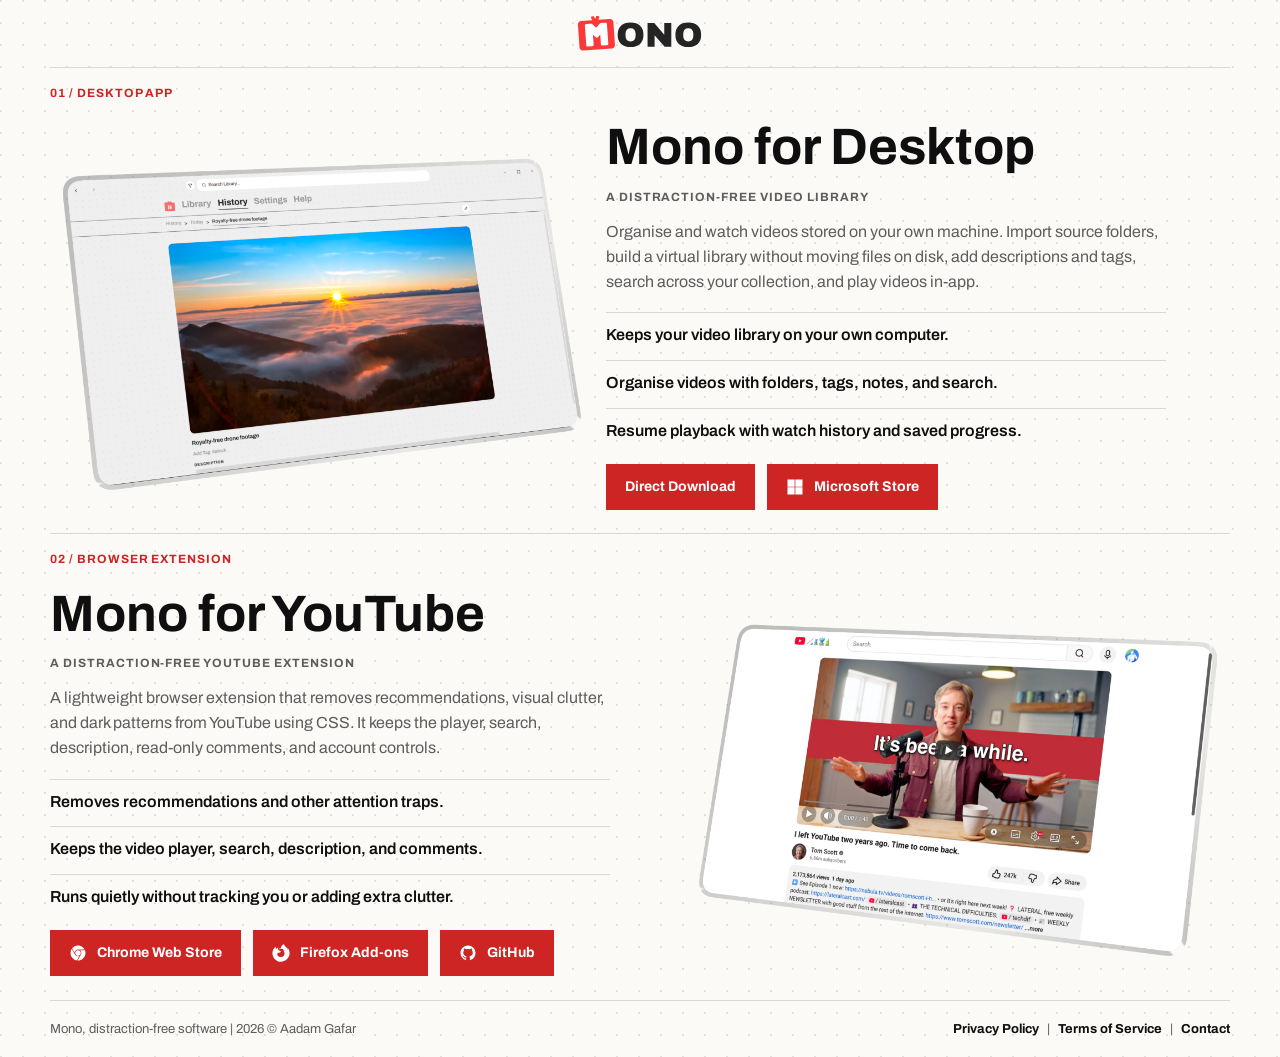
<file: index.html>
<!DOCTYPE html>
<html lang="en">

<head>
  <meta charset="UTF-8">
  <meta name="viewport" content="width=device-width, initial-scale=1.0">
  <meta name="description" content="Mono, distraction-free software">
  <meta property="og:title" content="Mono">
  <meta property="og:description" content="Mono, distraction-free software">
  <meta property="og:type" content="website">
  <meta property="og:url" content="https://monoapp.uk">
  <title>Mono, distraction-free tools</title>
  <link rel="preconnect" href="https://fonts.googleapis.com">
  <link rel="preconnect" href="https://fonts.gstatic.com" crossorigin>
  <link href="https://fonts.googleapis.com/css2?family=Archivo:wght@400;500;600;700&display=swap" rel="stylesheet">
  <link rel="stylesheet" href="style.css">
  <link rel="icon" type="image/svg+xml" href="art/icon.svg">
</head>

<body>
  <header class="site-header" aria-label="Site header">
    <a class="brand" aria-label="Mono home">
      <img src="art/logo_dark_text.svg" alt="Mono" width="124" height="36">
    </a>
  </header>

  <main>
    <section id="desktop" class="product-section" aria-labelledby="desktop-title">
      <div class="section-label">01 / Desktop App</div>
      <div class="product-grid product-grid-visual-first">
        <div class="product-copy">
          <h2 id="desktop-title">Mono for Desktop</h2>
          <p class="eyebrow">A distraction-free video library</p>
          <p>
            Organise and watch videos stored on your own machine. Import source folders, build a virtual library without moving files on disk, add descriptions and tags, search across your collection, and play videos in-app.
          </p>
          <ul class="feature-list">
            <li>Keeps your video library on your own computer.</li>
            <li>Organise videos with folders, tags, notes, and search.</li>
            <li>Resume playback with watch history and saved progress.</li>
          </ul>
          <div class="store-links product-download" aria-label="Desktop download links">
            <a class="download-link" href="files/Mono_1.2.0_x64_en-US.msi">Direct Download</a>
            <a class="download-link" href="https://apps.microsoft.com/detail/9N6D00VZBLR2?hl=en-us&gl=GB&ocid=pdpshare" target="_blank" rel="noreferrer">
              <img class="download-link-icon" src="art/microsoft.svg" alt="" aria-hidden="true" width="18" height="18">
              <span>Microsoft Store</span>
            </a>
          </div>
        </div>
        <figure class="product-visual">
          <img src="art/images/splash1.png" alt="Mono for Desktop showing a clean local video library" width="1600" height="1000" loading="lazy">
        </figure>
      </div>
    </section>

    <section id="youtube" class="product-section" aria-labelledby="youtube-title">
      <div class="section-label">02 / Browser Extension</div>
      <div class="product-grid">
        <div class="product-copy">
          <h2 id="youtube-title">Mono for YouTube</h2>
          <p class="eyebrow">A distraction-free YouTube extension</p>
          <p>
            A lightweight browser extension that removes recommendations, visual clutter, and dark patterns from YouTube using CSS. It keeps the player, search, description, read-only comments, and account controls.
          </p>
          <ul class="feature-list">
            <li>Removes recommendations and other attention traps.</li>
            <li>Keeps the video player, search, description, and comments.</li>
            <li>Runs quietly without tracking you or adding extra clutter.</li>
          </ul>
          <div class="store-links product-download" aria-label="Browser install links">
            <a class="download-link" href="https://chromewebstore.google.com/detail/focus-for-youtube/nppiofogichmlkadpbpkpojpidedifeh" target="_blank" rel="noreferrer">
              <img class="download-link-icon" src="art/chrome.svg" alt="" aria-hidden="true" width="18" height="18">
              <span>Chrome Web Store</span>
            </a>
            <a class="download-link" href="https://addons.mozilla.org/en-US/firefox/addon/mono-extension/" target="_blank" rel="noreferrer">
              <img class="download-link-icon" src="art/firefox.svg" alt="" aria-hidden="true" width="18" height="18">
              <span>Firefox Add-ons</span>
            </a>
            <a class="download-link" href="https://github.com/Aadam-Gafar/Mono-for-YouTube" target="_blank" rel="noreferrer">
              <img class="download-link-icon" src="art/github.svg" alt="" aria-hidden="true" width="18" height="18">
              <span>GitHub</span>
            </a>
          </div>
        </div>
        <figure class="product-visual">
          <img src="art/images/splash2.png" alt="Mono for YouTube extension preview with a simplified YouTube interface" width="1600" height="1000" loading="lazy">
        </figure>
      </div>
    </section>
  </main>

  <footer class="site-footer">
    <p>Mono, distraction-free software | 2026 &copy; Aadam Gafar</p>
    <nav class="footer-links" aria-label="Footer links">
      <a href="privacy.html">Privacy Policy</a>
      <span aria-hidden="true">|</span>
      <a href="terms.html">Terms of Service</a>
      <span aria-hidden="true">|</span>
      <a href="mailto:contact@monoapp.uk">Contact</a>
    </nav>
  </footer>
</body>

</html>
</file>
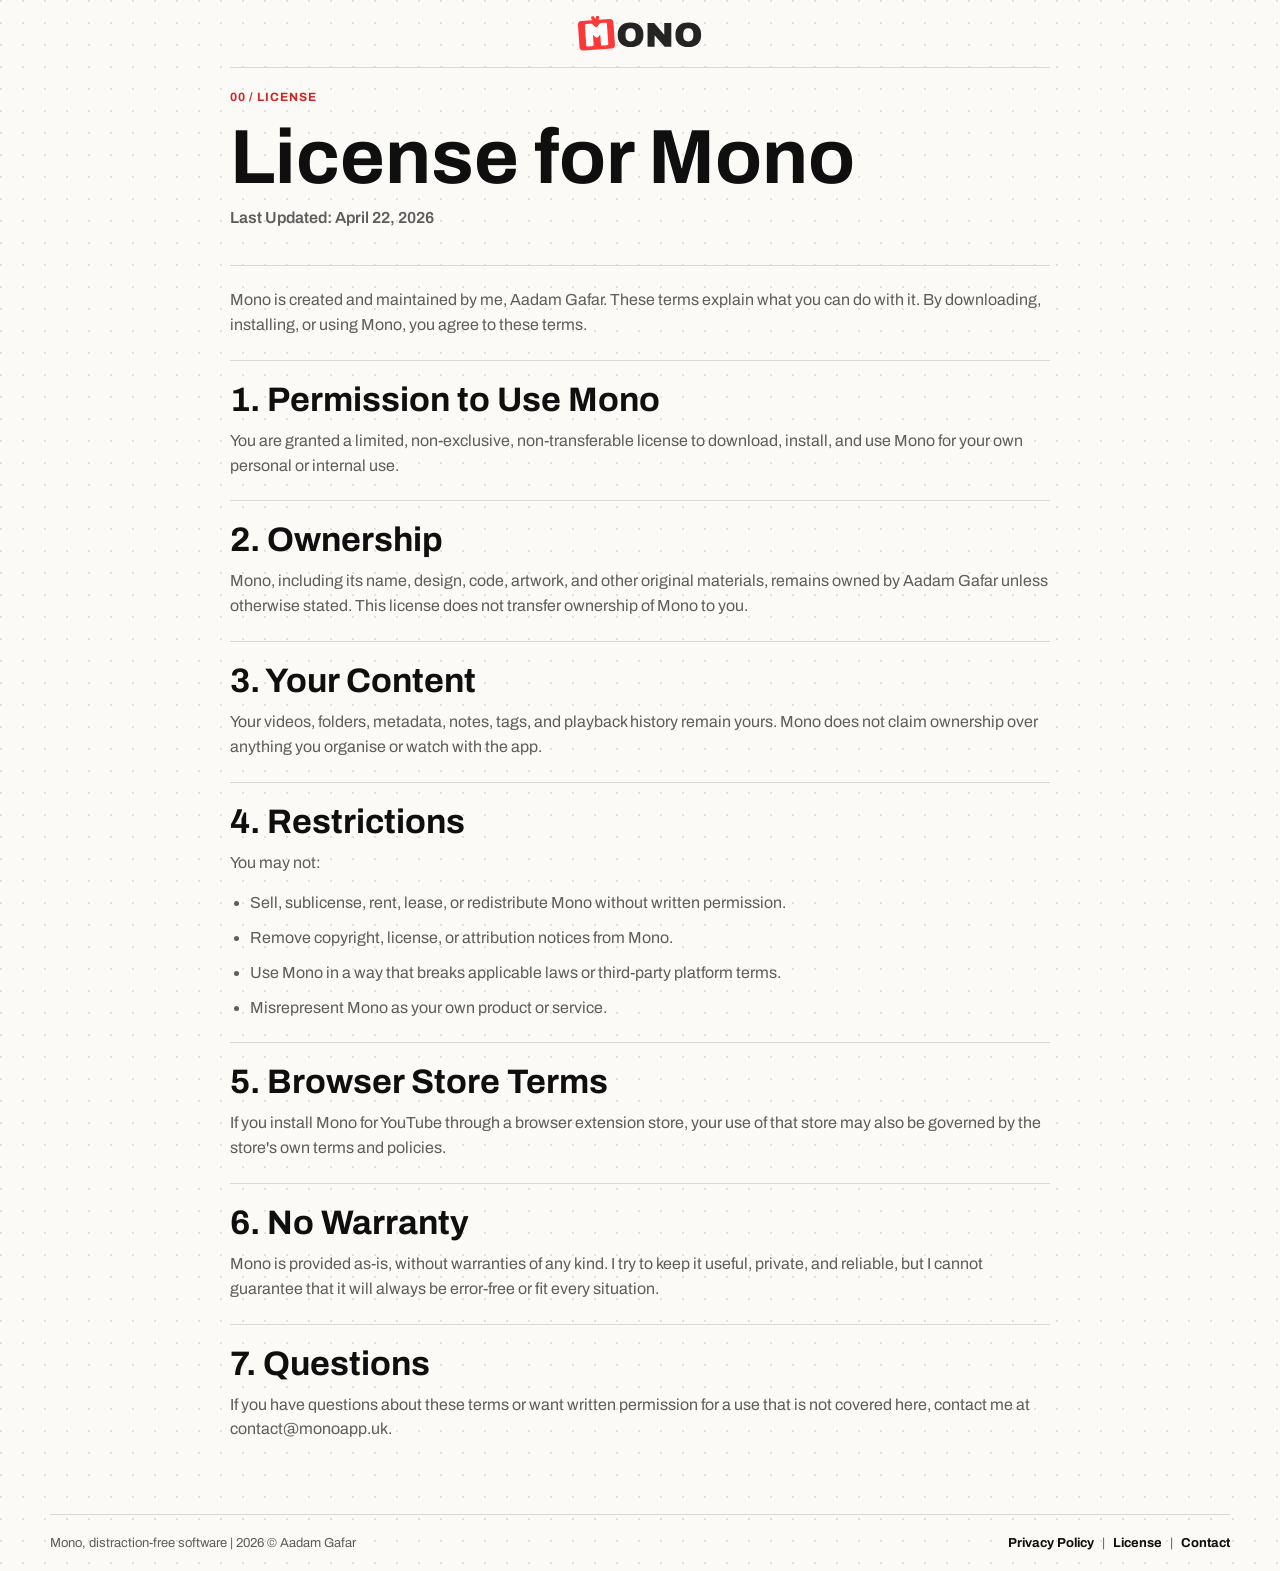
<file: license.html>
<!DOCTYPE html>
<html lang="en">

<head>
  <meta charset="UTF-8">
  <meta name="viewport" content="width=device-width, initial-scale=1.0">
  <meta name="description" content="License terms for Mono, distraction-free software">
  <meta property="og:title" content="Mono License">
  <meta property="og:description" content="License terms for Mono, distraction-free software">
  <meta property="og:type" content="website">
  <meta property="og:url" content="https://monoapp.uk/license.html">
  <title>License | Mono</title>
  <link rel="preconnect" href="https://fonts.googleapis.com">
  <link rel="preconnect" href="https://fonts.gstatic.com" crossorigin>
  <link href="https://fonts.googleapis.com/css2?family=Archivo:wght@400;500;600;700&display=swap" rel="stylesheet">
  <link rel="stylesheet" href="style.css">
  <link rel="icon" type="image/svg+xml" href="art/icon.svg">
</head>

<body>
  <header class="site-header" aria-label="Site header">
    <a class="brand" href="index.html" aria-label="Mono home">
      <img src="art/logo_dark_text.svg" alt="Mono" width="124" height="36">
    </a>
  </header>

  <main>
    <article class="policy-page" aria-labelledby="license-title">
      <div class="section-label">00 / License</div>
      <h1 id="license-title">License for Mono</h1>
      <p class="policy-updated">Last Updated: April 22, 2026</p>

      <section class="policy-section">
        <p>
          Mono is created and maintained by me, Aadam Gafar. These terms explain what you can do with it. By
          downloading, installing, or using Mono, you agree to these terms.
        </p>
      </section>

      <section class="policy-section">
        <h2>1. Permission to Use Mono</h2>
        <p>
          You are granted a limited, non-exclusive, non-transferable license to download, install, and use Mono for your
          own personal or internal use.
        </p>
      </section>

      <section class="policy-section">
        <h2>2. Ownership</h2>
        <p>
          Mono, including its name, design, code, artwork, and other original materials, remains owned by Aadam Gafar
          unless otherwise stated. This license does not transfer ownership of Mono to you.
        </p>
      </section>

      <section class="policy-section">
        <h2>3. Your Content</h2>
        <p>
          Your videos, folders, metadata, notes, tags, and playback history remain yours. Mono does not claim ownership
          over anything you organise or watch with the app.
        </p>
      </section>

      <section class="policy-section">
        <h2>4. Restrictions</h2>
        <p>You may not:</p>
        <ul class="policy-list">
          <li>Sell, sublicense, rent, lease, or redistribute Mono without written permission.</li>
          <li>Remove copyright, license, or attribution notices from Mono.</li>
          <li>Use Mono in a way that breaks applicable laws or third-party platform terms.</li>
          <li>Misrepresent Mono as your own product or service.</li>
        </ul>
      </section>

      <section class="policy-section">
        <h2>5. Browser Store Terms</h2>
        <p>
          If you install Mono for YouTube through a browser extension store, your use of that store may also be governed
          by the store's own terms and policies.
        </p>
      </section>

      <section class="policy-section">
        <h2>6. No Warranty</h2>
        <p>
          Mono is provided as-is, without warranties of any kind. I try to keep it useful, private, and reliable, but I
          cannot guarantee that it will always be error-free or fit every situation.
        </p>
      </section>

      <section class="policy-section">
        <h2>7. Questions</h2>
        <p>
          If you have questions about these terms or want written permission for a use that is not covered here, contact
          me at <a href="mailto:contact@monoapp.uk">contact@monoapp.uk</a>.
        </p>
      </section>
    </article>
  </main>

  <footer class="site-footer">
    <p>Mono, distraction-free software | 2026 &copy; Aadam Gafar</p>
    <nav class="footer-links" aria-label="Footer links">
      <a href="privacy.html">Privacy Policy</a>
      <span aria-hidden="true">|</span>
      <a href="license.html" aria-current="page">License</a>
      <span aria-hidden="true">|</span>
      <a href="mailto:contact@monoapp.uk">Contact</a>
    </nav>
  </footer>
</body>

</html>
</file>
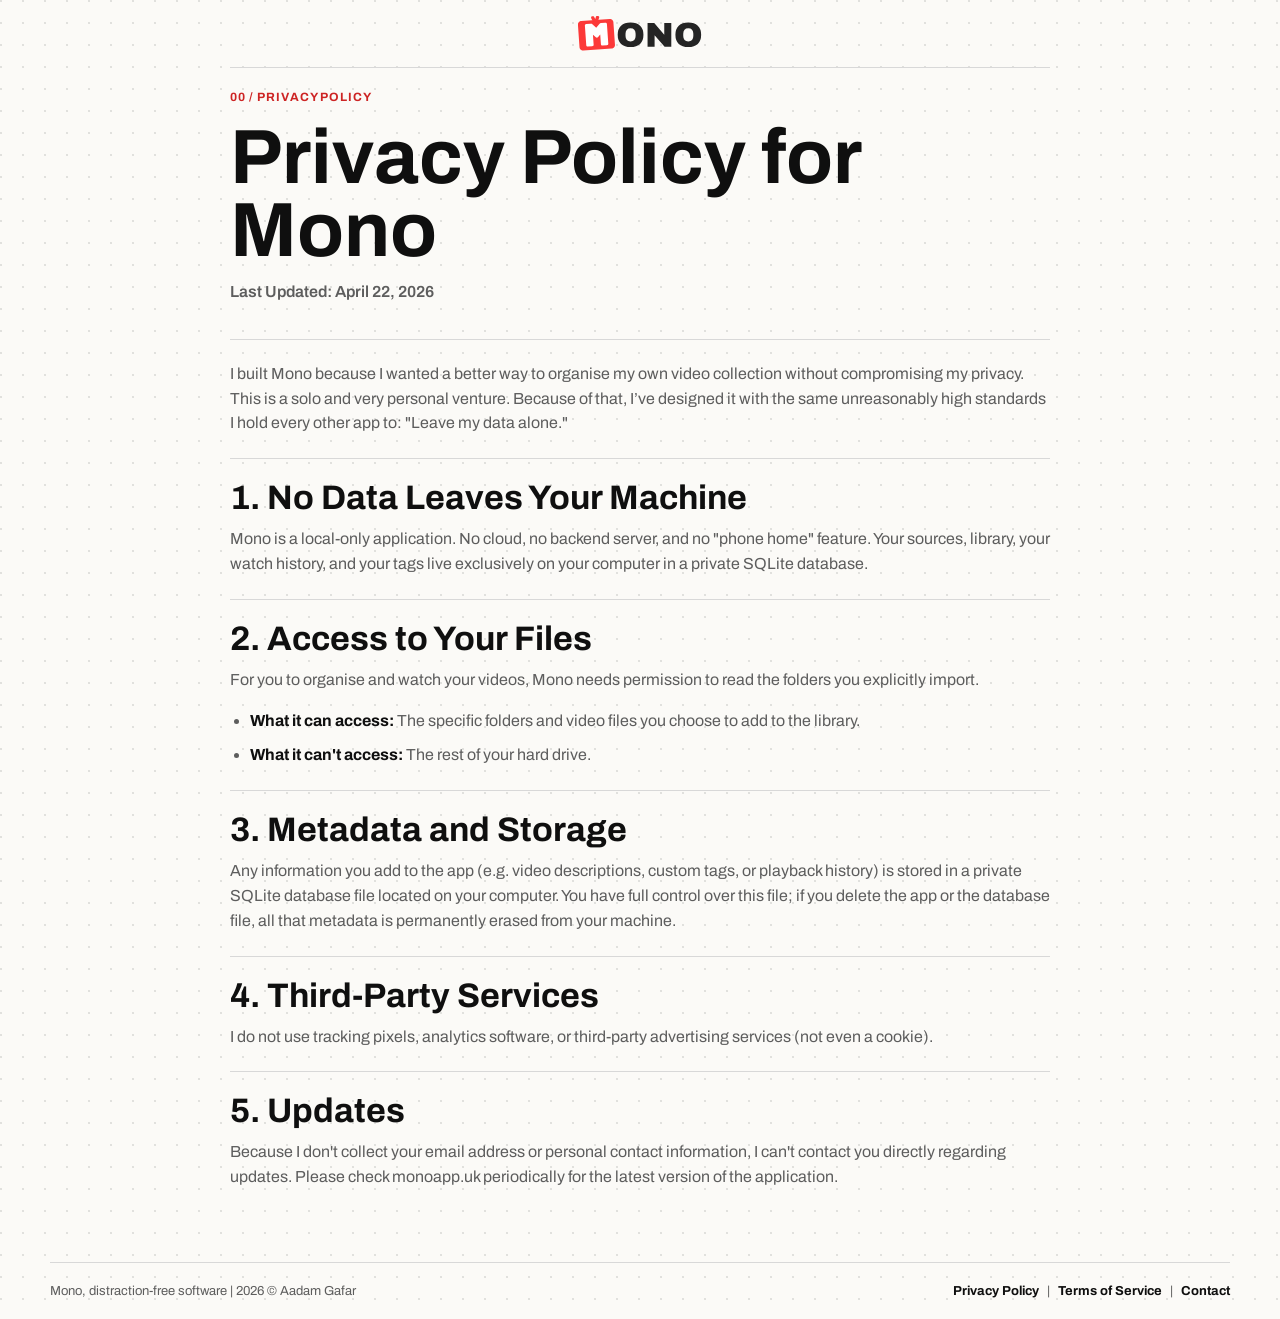
<file: privacy.html>
<!DOCTYPE html>
<html lang="en">

<head>
  <meta charset="UTF-8">
  <meta name="viewport" content="width=device-width, initial-scale=1.0">
  <meta name="description" content="Privacy policy for Mono, distraction-free software">
  <meta property="og:title" content="Mono Privacy Policy">
  <meta property="og:description" content="Privacy policy for Mono, distraction-free software">
  <meta property="og:type" content="website">
  <meta property="og:url" content="https://monoapp.uk/privacy.html">
  <title>Privacy Policy | Mono</title>
  <link rel="preconnect" href="https://fonts.googleapis.com">
  <link rel="preconnect" href="https://fonts.gstatic.com" crossorigin>
  <link href="https://fonts.googleapis.com/css2?family=Archivo:wght@400;500;600;700&display=swap" rel="stylesheet">
  <link rel="stylesheet" href="style.css">
  <link rel="icon" type="image/svg+xml" href="art/icon.svg">
</head>

<body>
  <header class="site-header" aria-label="Site header">
    <a class="brand" href="index.html" aria-label="Mono home">
      <img src="art/logo_dark_text.svg" alt="Mono" width="124" height="36">
    </a>
  </header>

  <main>
    <article class="policy-page" aria-labelledby="privacy-title">
      <div class="section-label">00 / Privacy Policy</div>
      <h1 id="privacy-title">Privacy Policy for Mono</h1>
      <p class="policy-updated">Last Updated: April 22, 2026</p>

      <section class="policy-section">
        <p>
          I built Mono because I wanted a better way to organise my own video collection without compromising my
          privacy. This is a solo and very personal venture. Because of that, I’ve designed it with the same
          unreasonably high standards I hold every other app to: "Leave my data alone."
        </p>
      </section>

      <section class="policy-section">
        <h2>1. No Data Leaves Your Machine</h2>
        <p>
          Mono is a local-only application. No cloud, no backend server, and no "phone home" feature. Your sources,
          library, your watch history, and your tags live exclusively on your computer in a private SQLite database.
        </p>
      </section>

      <section class="policy-section">
        <h2>2. Access to Your Files</h2>
        <p>
          For you to organise and watch your videos, Mono needs permission to read the folders you explicitly import.
        </p>
        <ul class="policy-list">
          <li><strong>What it can access:</strong> The specific folders and video files you choose to add to the
            library.</li>
          <li><strong>What it can't access:</strong> The rest of your hard drive.</li>
        </ul>
      </section>

      <section class="policy-section">
        <h2>3. Metadata and Storage</h2>
        <p>
          Any information you add to the app (e.g. video descriptions, custom tags, or playback history) is stored in a
          private SQLite database file located on your computer. You have full control over this file; if you delete the
          app or the database file, all that metadata is permanently erased from your machine.
        </p>
      </section>

      <section class="policy-section">
        <h2>4. Third-Party Services</h2>
        <p>
          I do not use tracking pixels, analytics software, or third-party advertising services (not even a cookie).
        </p>
      </section>

      <section class="policy-section">
        <h2>5. Updates</h2>
        <p>
          Because I don't collect your email address or personal contact information, I can't contact you directly
          regarding updates. Please check monoapp.uk periodically for the latest version of the application.
        </p>
      </section>
    </article>
  </main>

  <footer class="site-footer">
    <p>Mono, distraction-free software | 2026 &copy; Aadam Gafar</p>
    <nav class="footer-links" aria-label="Footer links">
      <a href="privacy.html" aria-current="page">Privacy Policy</a>
      <span aria-hidden="true">|</span>
      <a href="terms.html">Terms of Service</a>
      <span aria-hidden="true">|</span>
      <a href="mailto:contact@monoapp.uk">Contact</a>
    </nav>
  </footer>
</body>

</html>
</file>
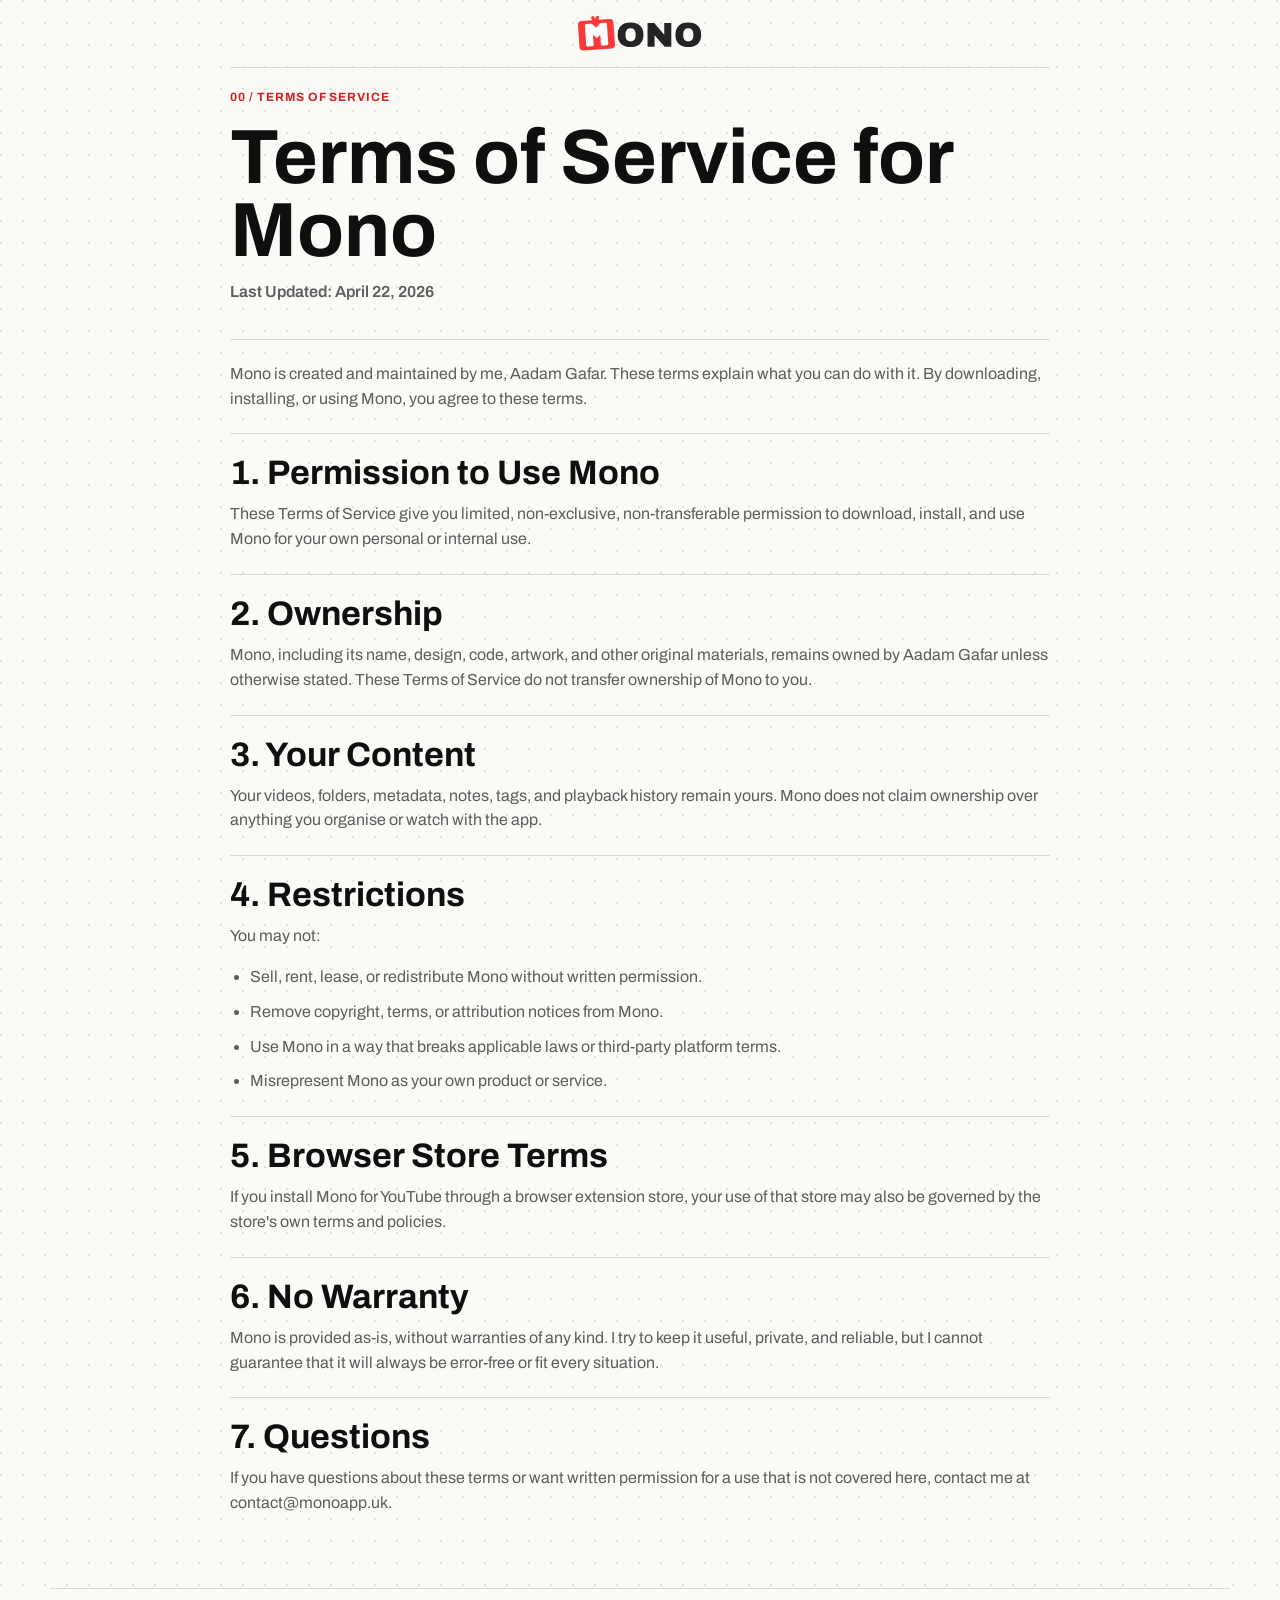
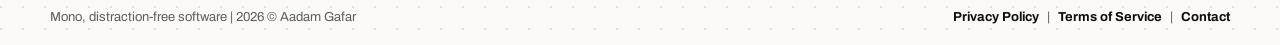
<file: terms.html>
<!DOCTYPE html>
<html lang="en">

<head>
  <meta charset="UTF-8">
  <meta name="viewport" content="width=device-width, initial-scale=1.0">
  <meta name="description" content="Terms of service for Mono, distraction-free software">
  <meta property="og:title" content="Mono Terms of Service">
  <meta property="og:description" content="Terms of service for Mono, distraction-free software">
  <meta property="og:type" content="website">
  <meta property="og:url" content="https://monoapp.uk/terms.html">
  <title>Terms of Service | Mono</title>
  <link rel="preconnect" href="https://fonts.googleapis.com">
  <link rel="preconnect" href="https://fonts.gstatic.com" crossorigin>
  <link href="https://fonts.googleapis.com/css2?family=Archivo:wght@400;500;600;700&display=swap" rel="stylesheet">
  <link rel="stylesheet" href="style.css">
  <link rel="icon" type="image/svg+xml" href="art/icon.svg">
</head>

<body>
  <header class="site-header" aria-label="Site header">
    <a class="brand" href="index.html" aria-label="Mono home">
      <img src="art/logo_dark_text.svg" alt="Mono" width="124" height="36">
    </a>
  </header>

  <main>
    <article class="policy-page" aria-labelledby="terms-title">
      <div class="section-label">00 / Terms of Service</div>
      <h1 id="terms-title">Terms of Service for Mono</h1>
      <p class="policy-updated">Last Updated: April 22, 2026</p>

      <section class="policy-section">
        <p>
          Mono is created and maintained by me, Aadam Gafar. These terms explain what you can do with it. By
          downloading, installing, or using Mono, you agree to these terms.
        </p>
      </section>

      <section class="policy-section">
        <h2>1. Permission to Use Mono</h2>
        <p>
          These Terms of Service give you limited, non-exclusive, non-transferable permission to download, install, and
          use Mono for your own personal or internal use.
        </p>
      </section>

      <section class="policy-section">
        <h2>2. Ownership</h2>
        <p>
          Mono, including its name, design, code, artwork, and other original materials, remains owned by Aadam Gafar
          unless otherwise stated. These Terms of Service do not transfer ownership of Mono to you.
        </p>
      </section>

      <section class="policy-section">
        <h2>3. Your Content</h2>
        <p>
          Your videos, folders, metadata, notes, tags, and playback history remain yours. Mono does not claim ownership
          over anything you organise or watch with the app.
        </p>
      </section>

      <section class="policy-section">
        <h2>4. Restrictions</h2>
        <p>You may not:</p>
        <ul class="policy-list">
          <li>Sell, rent, lease, or redistribute Mono without written permission.</li>
          <li>Remove copyright, terms, or attribution notices from Mono.</li>
          <li>Use Mono in a way that breaks applicable laws or third-party platform terms.</li>
          <li>Misrepresent Mono as your own product or service.</li>
        </ul>
      </section>

      <section class="policy-section">
        <h2>5. Browser Store Terms</h2>
        <p>
          If you install Mono for YouTube through a browser extension store, your use of that store may also be governed
          by the store's own terms and policies.
        </p>
      </section>

      <section class="policy-section">
        <h2>6. No Warranty</h2>
        <p>
          Mono is provided as-is, without warranties of any kind. I try to keep it useful, private, and reliable, but I
          cannot guarantee that it will always be error-free or fit every situation.
        </p>
      </section>

      <section class="policy-section">
        <h2>7. Questions</h2>
        <p>
          If you have questions about these terms or want written permission for a use that is not covered here, contact
          me at <a href="mailto:contact@monoapp.uk">contact@monoapp.uk</a>.
        </p>
      </section>
    </article>
  </main>

  <footer class="site-footer">
    <p>Mono, distraction-free software | 2026 &copy; Aadam Gafar</p>
    <nav class="footer-links" aria-label="Footer links">
      <a href="privacy.html">Privacy Policy</a>
      <span aria-hidden="true">|</span>
      <a href="terms.html" aria-current="page">Terms of Service</a>
      <span aria-hidden="true">|</span>
      <a href="mailto:contact@monoapp.uk">Contact</a>
    </nav>
  </footer>
</body>

</html>
</file>
<file: style.css>
* {
  box-sizing: border-box;
}

:root {
  --color-text: #0f0f0f;
  --color-muted: #5d5d5d;
  --color-line: #d8d8d8;
  --color-bg: #ffffff;
  --color-bg-soft: #fbfaf7;
  --color-red: #cd2424;
  --max-width: 1180px;
}

html {
  min-height: 100%;
  scroll-behavior: smooth;
}

body {
  display: flex;
  flex-direction: column;
  min-height: 100vh;
  margin: 0;
  background:
    radial-gradient(circle at 1px 1px, rgba(15, 15, 15, 0.11) 1.15px, transparent 1.35px),
    linear-gradient(var(--color-bg-soft), var(--color-bg-soft));
  background-size: 22px 22px, auto;
  color: var(--color-text);
  font-family: "Archivo", Arial, Helvetica, sans-serif;
  font-size: 16px;
  line-height: 1.55;
  text-rendering: optimizeLegibility;
}

main {
  flex: 1;
}

@keyframes enter-soft {
  from {
    opacity: 0;
    transform: translateY(10px);
  }

  to {
    opacity: 1;
    transform: translateY(0);
  }
}

@keyframes enter-visual {
  from {
    opacity: 0;
    transform: translateY(8px) scale(0.985);
  }

  to {
    opacity: 1;
    transform: translateY(0) scale(1);
  }
}

@keyframes draw-divider {
  from {
    border-top-color: transparent;
  }

  to {
    border-top-color: var(--color-line);
  }
}

img {
  display: block;
  max-width: 100%;
  height: auto;
}

a {
  color: inherit;
  text-decoration: none;
}

a:focus-visible,
button:focus-visible {
  outline: 2px solid var(--color-red);
  outline-offset: 4px;
}

.site-header {
  display: flex;
  align-items: center;
  justify-content: center;
  width: min(100% - 32px, var(--max-width));
  margin: 0 auto;
  padding: 16px 0;
  animation: enter-soft 480ms cubic-bezier(0.2, 0.8, 0.2, 1) both;
}

.brand {
  display: inline-flex;
  align-items: center;
}

.brand img {
  width: 124px;
  height: auto;
}

.eyebrow,
.section-label {
  margin: 0 0 16px;
  color: var(--color-red);
  font-size: 12px;
  font-weight: 700;
  letter-spacing: 0.08em;
  line-height: 1.2;
  text-transform: uppercase;
}

h1,
h2,
h3,
p {
  margin-top: 0;
}

h1 {
  max-width: 760px;
  margin-bottom: 14px;
  font-size: clamp(42px, 6vw, 78px);
  font-weight: 700;
  line-height: 0.96;
  letter-spacing: 0;
}

h2 {
  margin-bottom: 16px;
  font-size: clamp(32px, 4vw, 54px);
  font-weight: 700;
  line-height: 1;
  letter-spacing: 0;
}

h3 {
  margin-bottom: 10px;
  font-size: 21px;
  line-height: 1.2;
}

.product-copy p,
.product-download {
  color: var(--color-muted);
}

.store-links {
  display: flex;
  flex-wrap: wrap;
  gap: 12px;
}

.download-link {
  display: inline-flex;
  align-items: center;
  justify-content: center;
  gap: 10px;
  min-height: 46px;
  border: 1px solid var(--color-text);
  padding: 12px 18px;
  font-size: 14px;
  font-weight: 700;
  line-height: 1;
}

.download-link-icon {
  width: 18px;
  height: 18px;
  flex: 0 0 18px;
  filter: brightness(0) invert(1);
}

.download-link {
  border-color: var(--color-red);
  background: var(--color-red);
  color: #ffffff;
}

.download-link:hover {
  background: var(--color-text);
  border-color: var(--color-text);
  color: #ffffff;
}

.product-visual {
  margin: 0;
  animation: enter-visual 620ms cubic-bezier(0.2, 0.8, 0.2, 1) both;
}

.product-section {
  width: min(100% - 32px, var(--max-width));
  margin: 0 auto;
  border-top: 1px solid var(--color-line);
  padding: 18px 0;
  animation: draw-divider 500ms ease both;
}

.product-section:nth-child(1) {
  animation-delay: 80ms;
}

.product-section:nth-child(2) {
  animation-delay: 180ms;
}

.policy-page {
  width: min(100% - 32px, 820px);
  margin: 0 auto;
  border-top: 1px solid var(--color-line);
  padding: 22px 0 56px;
  animation: draw-divider 500ms ease both;
}

.policy-page h1 {
  margin-bottom: 12px;
}

.policy-updated {
  margin-bottom: 34px;
  color: var(--color-muted);
  font-weight: 600;
}

.policy-section {
  border-top: 1px solid var(--color-line);
  padding: 22px 0 0;
  animation: enter-soft 560ms cubic-bezier(0.2, 0.8, 0.2, 1) both;
}

.policy-section + .policy-section {
  margin-top: 22px;
}

.policy-section h2 {
  margin-bottom: 12px;
  font-size: clamp(24px, 3vw, 34px);
}

.policy-section p {
  color: var(--color-muted);
}

.policy-list {
  display: grid;
  gap: 10px;
  margin: 14px 0 0;
  padding-left: 20px;
  color: var(--color-muted);
}

.policy-list strong {
  color: var(--color-text);
}

.policy-contact {
  margin-top: 8px;
}

.product-grid {
  display: grid;
  grid-template-columns: minmax(0, 1.08fr) minmax(280px, 0.92fr);
  align-items: center;
  gap: clamp(12px, 2vw, 24px);
}

.product-grid-visual-first {
  grid-template-columns: minmax(280px, 0.92fr) minmax(0, 1.08fr);
}

.product-grid-visual-first .product-copy {
  grid-column: 2;
}

.product-grid-visual-first .product-visual {
  grid-column: 1;
  grid-row: 1;
}

.product-copy {
  max-width: 560px;
  animation: enter-soft 560ms cubic-bezier(0.2, 0.8, 0.2, 1) both;
}

.product-section:nth-child(1) .product-copy {
  animation-delay: 130ms;
}

.product-section:nth-child(1) .product-visual {
  animation-delay: 210ms;
}

.product-section:nth-child(2) .product-copy {
  animation-delay: 260ms;
}

.product-section:nth-child(2) .product-visual {
  animation-delay: 340ms;
}

.feature-list {
  display: grid;
  gap: 12px;
  margin: 18px 0 0;
  padding: 0;
  list-style: none;
}

.feature-list li {
  border-top: 1px solid var(--color-line);
  padding-top: 10px;
  font-weight: 600;
}

.product-download {
  margin-top: 20px;
}

.site-footer {
  display: flex;
  align-items: center;
  justify-content: space-between;
  gap: 16px;
  width: min(100% - 32px, var(--max-width));
  margin: auto auto 0;
  border-top: 1px solid var(--color-line);
  padding: 18px 0;
  color: var(--color-muted);
  font-size: 13px;
  animation: enter-soft 520ms cubic-bezier(0.2, 0.8, 0.2, 1) 440ms both;
}

.site-footer p {
  margin: 0;
}

.footer-links {
  display: inline-flex;
  align-items: center;
  gap: 8px;
  color: var(--color-muted);
}

.site-footer a,
.footer-links a {
  color: var(--color-text);
  font-weight: 700;
  text-align: right;
  white-space: nowrap;
}

.site-footer a:hover,
.footer-links a:hover {
  color: var(--color-red);
}

@media (max-width: 900px) {
  .site-header,
  .store-links {
    align-items: flex-start;
  }

  .site-header {
    flex-direction: column;
  }

  .product-grid,
  .product-grid-visual-first {
    grid-template-columns: 1fr;
  }

  .product-grid-visual-first .product-copy,
  .product-grid-visual-first .product-visual {
    grid-column: auto;
    grid-row: auto;
  }

  .product-copy {
    max-width: none;
    width: 100%;
  }

  .product-section {
    padding: 18px 0;
  }
}

@media (max-width: 560px) {
  .site-header,
  .site-footer,
  .product-section,
  .policy-page {
    width: min(100% - 24px, var(--max-width));
  }

  .download-link {
    width: 100%;
  }

  .site-footer {
    align-items: flex-start;
    flex-direction: column;
  }

  .site-footer a,
  .footer-links a {
    text-align: left;
    white-space: normal;
  }
}

@media (prefers-reduced-motion: reduce) {
  *,
  *::before,
  *::after {
    animation-duration: 1ms !important;
    animation-iteration-count: 1 !important;
    scroll-behavior: auto !important;
  }
}
</file>
